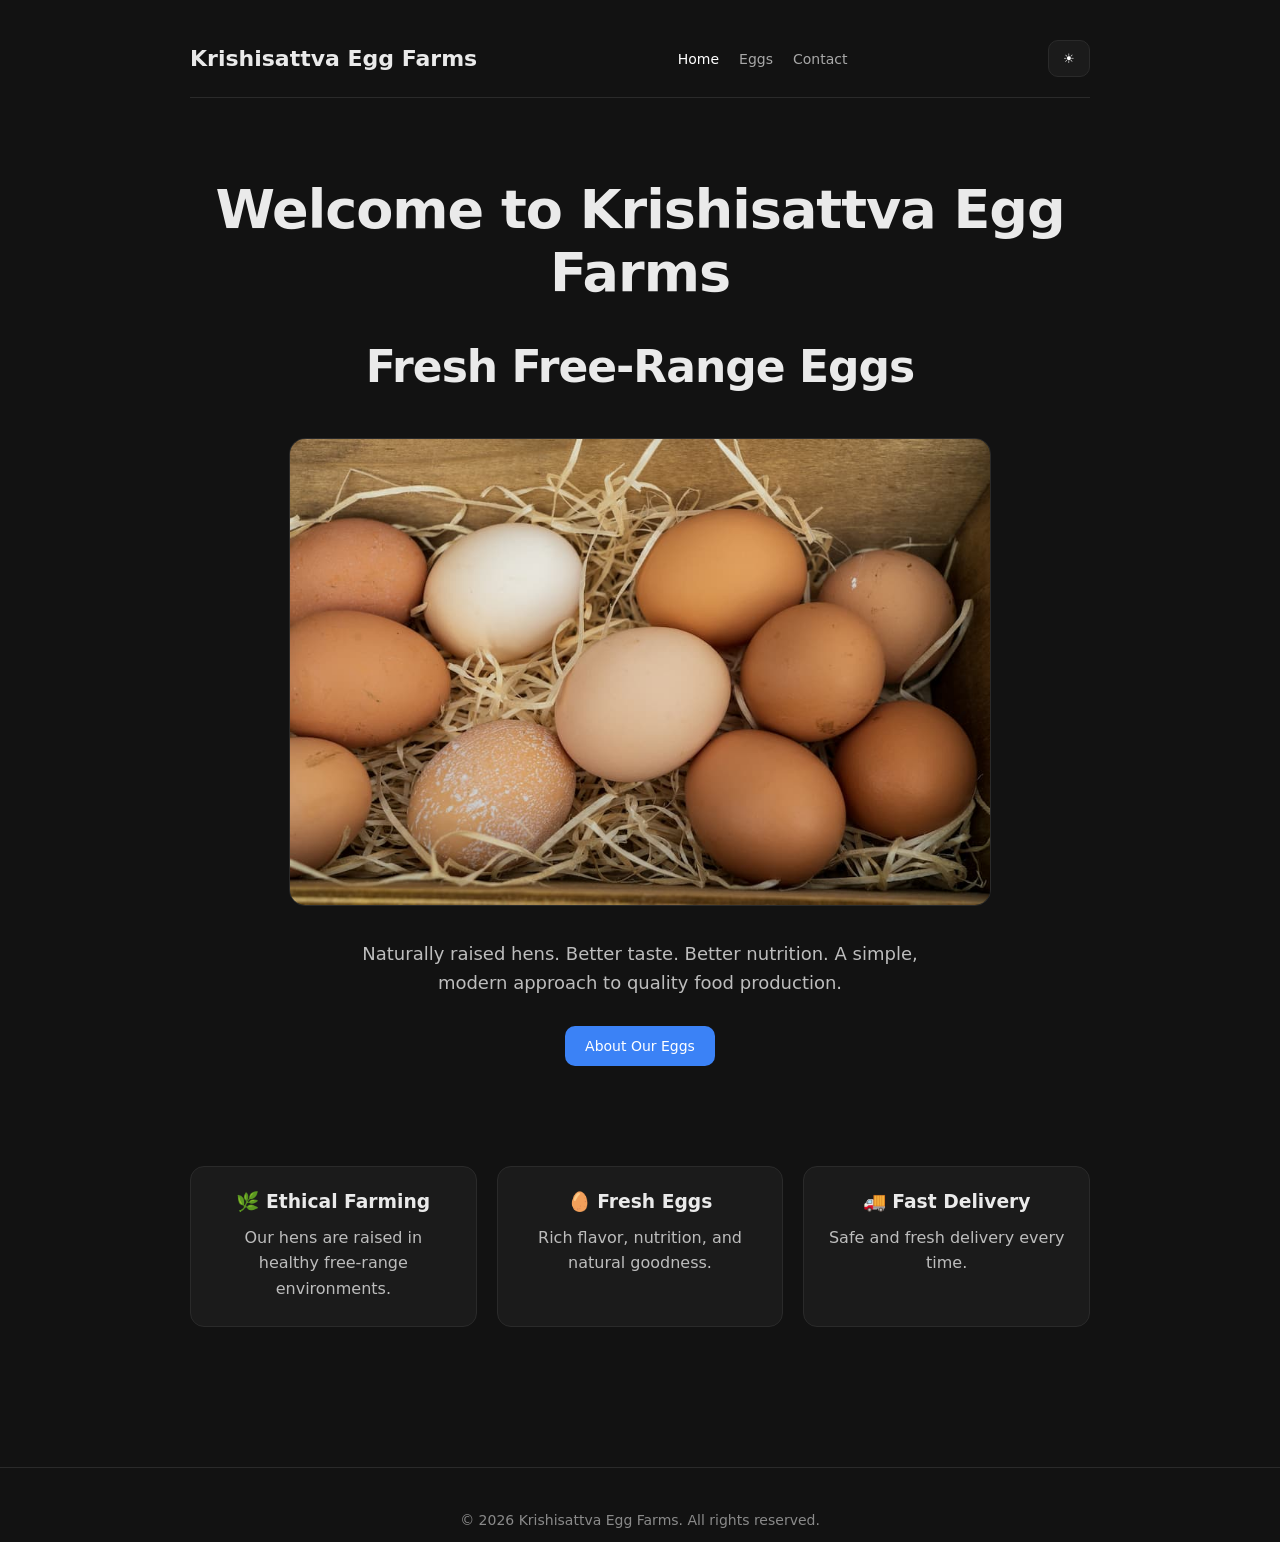
<file: index.html>
<!DOCTYPE html>
<html>

<head>
    <title>Krishisattva Egg Farms</title>
    <meta name="viewport" content="width=device-width, initial-scale=1.0">
    <link rel="stylesheet" href="style.css">
    <title>Krishisattva Egg Farms | Fresh Free-Range Eggs</title>
<meta name="title" content="Krishisattva Egg Farms | Fresh Free-Range Eggs">
<meta name="description" content="Naturally raised hens. Better taste. Better nutrition. Delivering fresh free-range eggs directly to your doorstep.">

<meta property="og:type" content="website">
<meta property="og:url" content="https://rrlegend-coder.github.io/">
<meta property="og:title" content="Krishisattva Egg Farms">
<meta property="og:description" content="Naturally raised hens. Better nutrition. Experience the taste of fresh free-range eggs.">
<meta property="og:image" content="https://rrlegend-coder.github.io/Krishisattva_Egg_Farms/images/eggs.jpg">

<meta property="twitter:card" content="summary_large_image">
<meta property="twitter:url" content="https://rrlegend-coder.github.io/">
<meta property="twitter:title" content="Krishisattva Egg Farms">
<meta property="twitter:description" content="Fresh free-range eggs from naturally raised hens.">
<meta property="twitter:image" content="https://rrlegend-coder.github.io/images/eggs.jpg">
</head>

<body>

<div class="container">

<header class="header">

  <h1>Krishisattva Egg Farms</h1>

  <nav class="nav">
    <a href="index.html" class="active">Home</a>
    <a href="eggs.html">Eggs</a>
    <a href="contact.html">Contact</a>
  </nav>

  <button id="theme-toggle">☀</button>

</header>

<main class="hero">

    <div class="fade-in">
        <h1>Welcome to Krishisattva Egg Farms</h1>
        <h2>Fresh Free-Range Eggs</h2>
    </div>

    <img src="images/eggs.jpg" class="hero-image">

    <p>
        Naturally raised hens. Better taste. Better nutrition.
        A simple, modern approach to quality food production.
    </p>

    <a href="eggs.html" class="cta-button">About Our Eggs</a>

    <section class="features">

        <div class="feature-card">
            <h3>🌿 Ethical Farming</h3>
            <p>Our hens are raised in healthy free-range environments.</p>
        </div>

        <div class="feature-card">
            <h3>🥚 Fresh Eggs</h3>
            <p>Rich flavor, nutrition, and natural goodness.</p>
        </div>

        <div class="feature-card">
            <h3>🚚 Fast Delivery</h3>
            <p>Safe and fresh delivery every time.</p>
        </div>

    </section>

</main>

</div>

<footer class="footer">
    <p>© 2026 Krishisattva Egg Farms. All rights reserved.</p>
</footer>

<script src="script.js"></script>

</body>
</html>
</file>
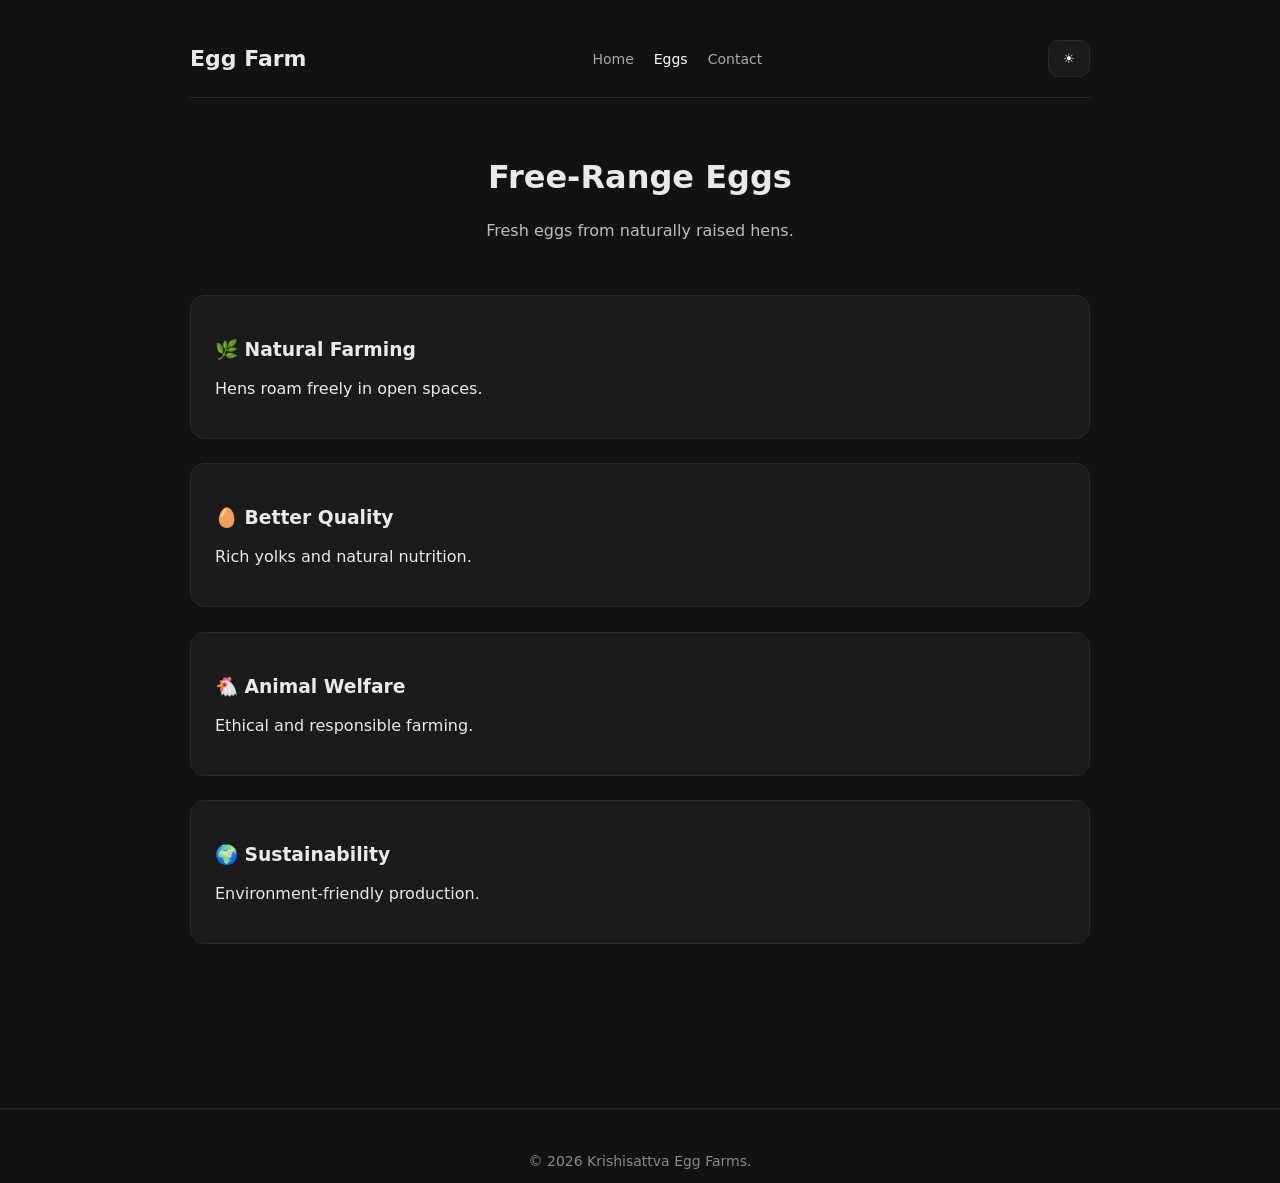
<file: eggs.html>
<!DOCTYPE html>
<html>

<head>
    <title>Free Range Eggs</title>
    <meta name="viewport" content="width=device-width, initial-scale=1.0">
    <link rel="stylesheet" href="style.css">
    <title>Krishisattva Egg Farms | Fresh Free-Range Eggs</title>
<meta name="title" content="Krishisattva Egg Farms | Fresh Free-Range Eggs">
<meta name="description" content="Naturally raised hens. Better taste. Better nutrition. Delivering fresh free-range eggs directly to your doorstep.">

<meta property="og:type" content="website">
<meta property="og:url" content="https://rrlegend-coder.github.io/">
<meta property="og:title" content="Krishisattva Egg Farms">
<meta property="og:description" content="Naturally raised hens. Better nutrition. Experience the taste of fresh free-range eggs.">
<meta property="og:image" content="https://rrlegend-coder.github.io/Krishisattva_Egg_Farms/images/eggs.jpg">

<meta property="twitter:card" content="summary_large_image">
<meta property="twitter:url" content="https://rrlegend-coder.github.io/">
<meta property="twitter:title" content="Krishisattva Egg Farms">
<meta property="twitter:description" content="Fresh free-range eggs from naturally raised hens.">
<meta property="twitter:image" content="https://rrlegend-coder.github.io/images/eggs.jpg">
</head>

<body>

<div class="container">

<header class="header">

    <h1>Egg Farm</h1>

    <nav class="nav">
        <a href="index.html">Home</a>
        <a href="eggs.html" class="active">Eggs</a>
        <a href="contact.html">Contact</a>
    </nav>

    <button id="theme-toggle">☀</button>

</header>

<main class="eggs-page">

<div class="fade-in">
    <h1>Free-Range Eggs</h1>

    <p class="intro">
        Fresh eggs from naturally raised hens.
    </p>
</div>

<section class="info-section">
    <h3>🌿 Natural Farming</h3>
    <p>Hens roam freely in open spaces.</p>
</section>

<section class="info-section">
    <h3>🥚 Better Quality</h3>
    <p>Rich yolks and natural nutrition.</p>
</section>

<section class="info-section">
    <h3>🐔 Animal Welfare</h3>
    <p>Ethical and responsible farming.</p>
</section>

<section class="info-section">
    <h3>🌍 Sustainability</h3>
    <p>Environment-friendly production.</p>
</section>

</main>

</div>

<footer class="footer">
    <p>© 2026 Krishisattva Egg Farms.</p>
</footer>

<script src="script.js"></script>

</body>
</html>
</file>
<file: style.css>
body {
    margin: 0;
    font-family: system-ui, -apple-system, Segoe UI, Roboto, Arial, sans-serif;
    background-color: #121212;
    color: #eaeaea;
}

/* center layout */
.container {
    max-width: 900px;
    margin: 0 auto;
    padding: 40px 24px;
}

/* header */
.header {
    display: flex;
    justify-content: space-between;
    align-items: center;
    padding-bottom: 20px;
    border-bottom: 1px solid #2a2a2a;
}

.header h1 {
    font-size: 22px;
    margin: 0;
}

/* NAV */
.nav {
    display: flex;
    gap: 20px;
}

.nav a {
    text-decoration: none;
    color: #a8a8a8;
    font-size: 14px;
}

.nav a:hover {
    color: #ffffff;
}

/* HERO */
.hero {
    text-align: center;
    margin-top: 80px;
}

.hero h1 {
    font-size: 54px;
    margin-bottom: 16px;
    letter-spacing: -1px;
}

.hero h2 {
    font-size: 44px;
    margin-bottom: 16px;
    letter-spacing: -1px;
}

.hero p {
    font-size: 18px;
    color: #bdbdbd;
    max-width: 600px;
    margin: 0 auto;
    line-height: 1.6;
}

/* CTA button */
.cta-button {
    display: inline-block;
    margin-top: 28px;
    padding: 12px 20px;
    background-color: #3b82f6;
    color: white;
    text-decoration: none;
    border-radius: 10px;
    font-size: 14px;
    transition: 0.2s ease;
}

.cta-button:hover {
    background-color: #2563eb;
    transform: translateY(-2px);
}

/* HERO IMAGE */
.hero-image {
    width: 100%;
    max-width: 700px;
    border-radius: 16px;
    margin: 30px 0;
    border: 1px solid #2a2a2a;
}

/* FEATURES */
.features {
    display: flex;
    gap: 20px;
    margin-top: 100px;
}

.feature-card {
    background-color: #1b1b1b;
    border: 1px solid #2a2a2a;
    padding: 24px;
    border-radius: 14px;
    flex: 1;
    transition: 0.2s ease;
}

.feature-card:hover {
    transform: translateY(-5px);
    border-color: #3b82f6;
}

.feature-card h3 {
    margin-top: 0;
    margin-bottom: 12px;
}

.feature-card p {
    color: #bdbdbd;
    line-height: 1.6;
    font-size: 16px;
}

/* FOOTER */
.footer {
    margin-top: 100px;
    padding-top: 30px;
    border-top: 1px solid #2a2a2a;
    text-align: center;
}

.footer p {
    color: #8a8a8a;
    font-size: 14px;
}

/* PAGES */
.eggs-page,
.contact-page {
    margin-top: 60px;
}

.eggs-page h1,
.contact-page h1 {
    text-align: center;
}

/* intro text */
.intro {
    text-align: center;
    color: #bdbdbd;
    max-width: 700px;
    margin: 0 auto 50px auto;
    line-height: 1.7;
}

/* INFO SECTIONS */
.info-section {
    background-color: #1b1b1b;
    border: 1px solid #2a2a2a;
    padding: 24px;
    border-radius: 14px;
    margin-bottom: 24px;

    opacity: 0;
    transform: translateY(20px);
    animation: fadeIn 0.8s ease forwards;
    animation-fill-mode: both;
    will-change: transform, opacity;
}

.info-section:nth-of-type(1) { animation-delay: 0.2s; }
.info-section:nth-of-type(2) { animation-delay: 0.4s; }
.info-section:nth-of-type(3) { animation-delay: 0.6s; }
.info-section:nth-of-type(4) { animation-delay: 0.8s; }

/* CONTACT CARDS */
.contact-card {
    background-color: #1b1b1b;
    border: 1px solid #2a2a2a;
    border-radius: 14px;
    padding: 24px;
    margin-bottom: 24px;

    opacity: 0;
    transform: translateY(20px);
    animation: fadeIn 0.8s ease forwards;
    animation-fill-mode: both;
}

.contact-card:hover {
    transform: translateY(-6px);
}

/* FADE ANIMATION */
.fade-in {
    opacity: 0;
    transform: translateY(20px);
    animation: fadeIn 1s ease forwards;
}

@keyframes fadeIn {
    to {
        opacity: 1;
        transform: translateY(0);
    }
}

/* ACTIVE LINK */
.active {
    color: white !important;
}

/* THEME BUTTON */
#theme-toggle {
    background-color: #1b1b1b;
    color: white;
    border: 1px solid #2a2a2a;
    padding: 10px 14px;
    border-radius: 10px;
    cursor: pointer;
}

/* MOBILE */
@media (max-width: 768px) {

    .container {
        padding: 20px;
    }

    .header {
        flex-direction: column;
        gap: 20px;
        text-align: center;
    }

    .nav {
        flex-wrap: wrap;
        justify-content: center;
        gap: 15px;
    }

    .hero h1 {
        font-size: 42px;
    }

    .hero h2 {
        font-size: 32px;
    }

    .features {
        flex-direction: column;
        margin-top: 60px;
    }

    .feature-card {
        width: 100%;
        box-sizing: border-box;
    }
}

/* LIGHT MODE */
.light-mode {
    background-color: #f5f5f5;
    color: #121212;
}

.light-mode .header {
    border-bottom: 1px solid #d6d6d6;
}

.light-mode .nav a {
    color: #444;
}

.light-mode .nav a:hover {
    color: black;
}

.light-mode .feature-card,
.light-mode .info-section,
.light-mode .contact-card {
    background-color: white;
    border: 1px solid #d6d6d6;
}

.light-mode .footer {
    border-top: 1px solid #d6d6d6;
}

.light-mode .hero p,
.light-mode .intro,
.light-mode .feature-card p,
.light-mode .info-section p,
.light-mode .contact-card p {
    color: #555;
}

.light-mode #theme-toggle {
    background-color: white;
    color: black;
    border: 1px solid #d6d6d6;
}

.light-mode .active {
    color: black !important;
}

/* Add this to style.css */
.light-mode input, .light-mode textarea {
    background-color: white !important;
    color: black !important;
    border: 1px solid #d6d6d6 !important;
}

#contact-form input::placeholder, #contact-form textarea::placeholder {
    color: #8a8a8a;
}

.hidden-field {
    opacity: 0;
    position: absolute;
    top: 0;
    left: 0;
    height: 0;
    width: 0;
    z-index: -1;
}
</file>
